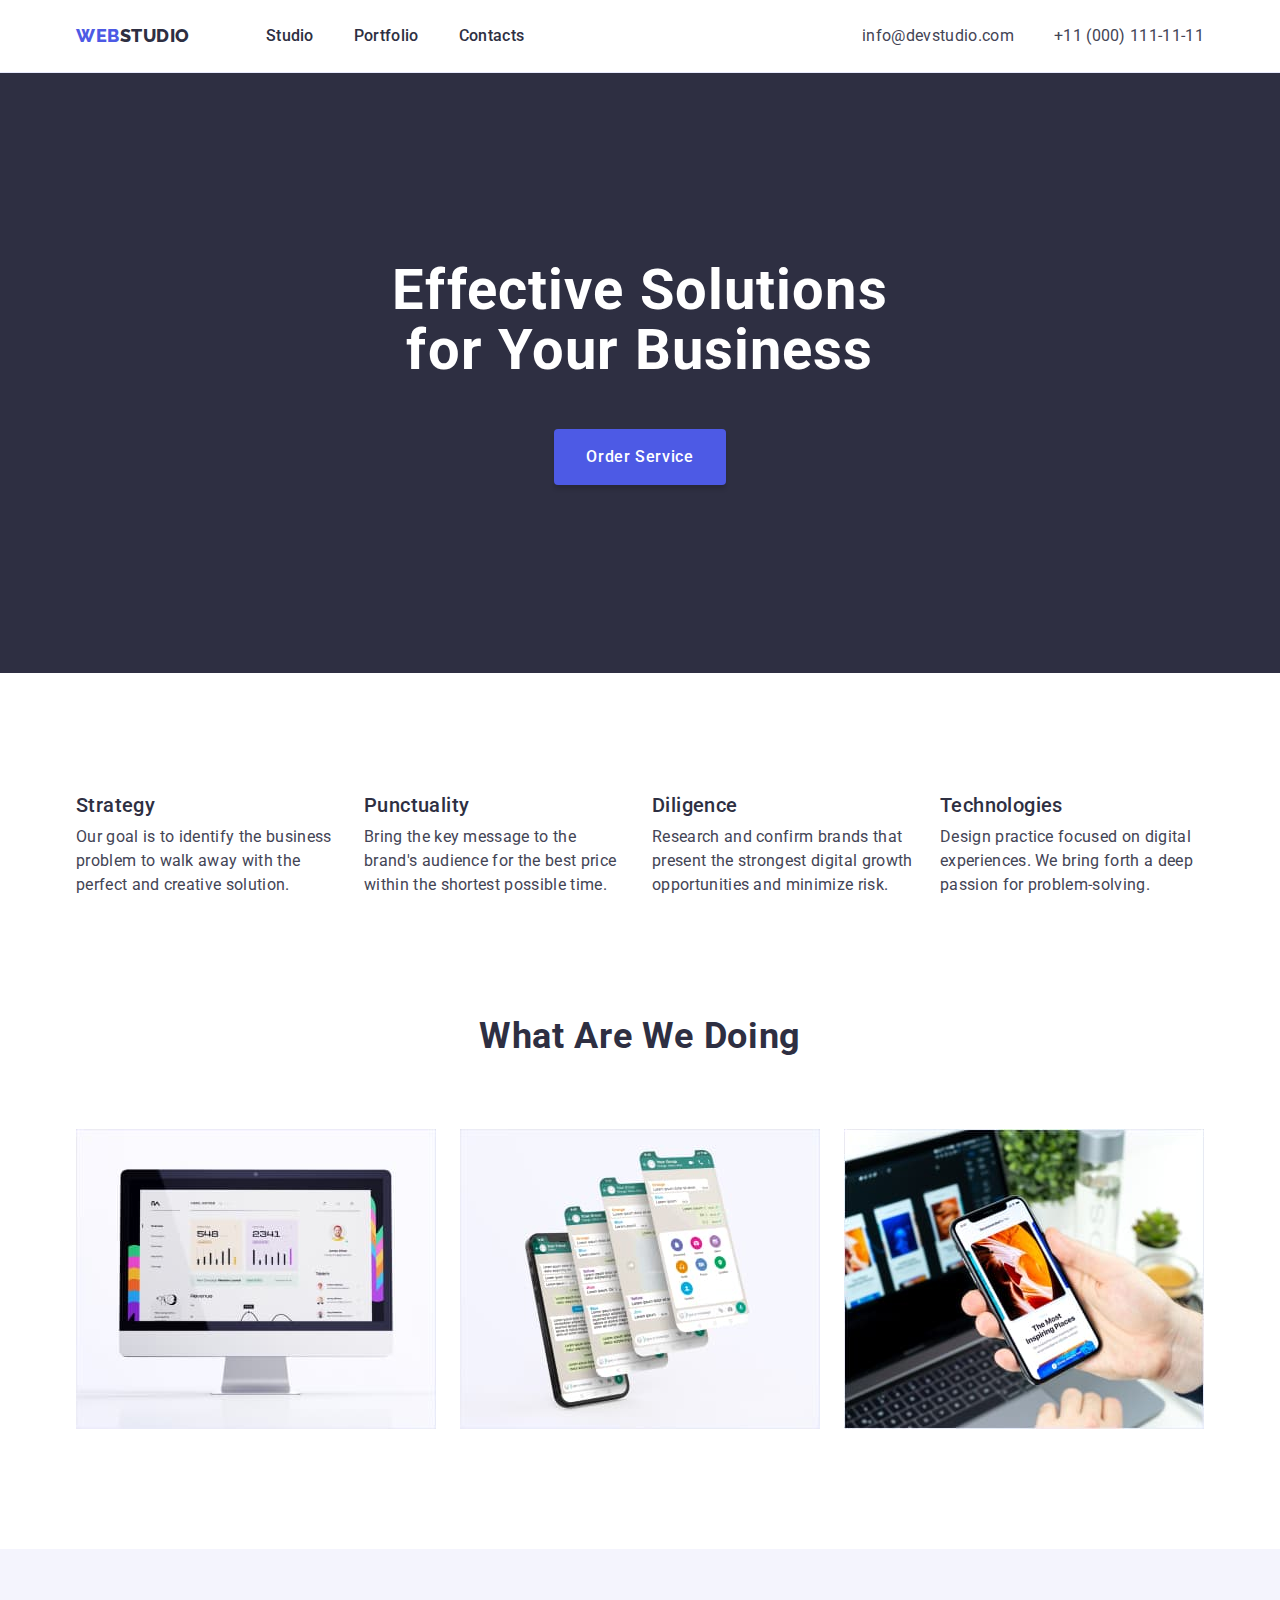
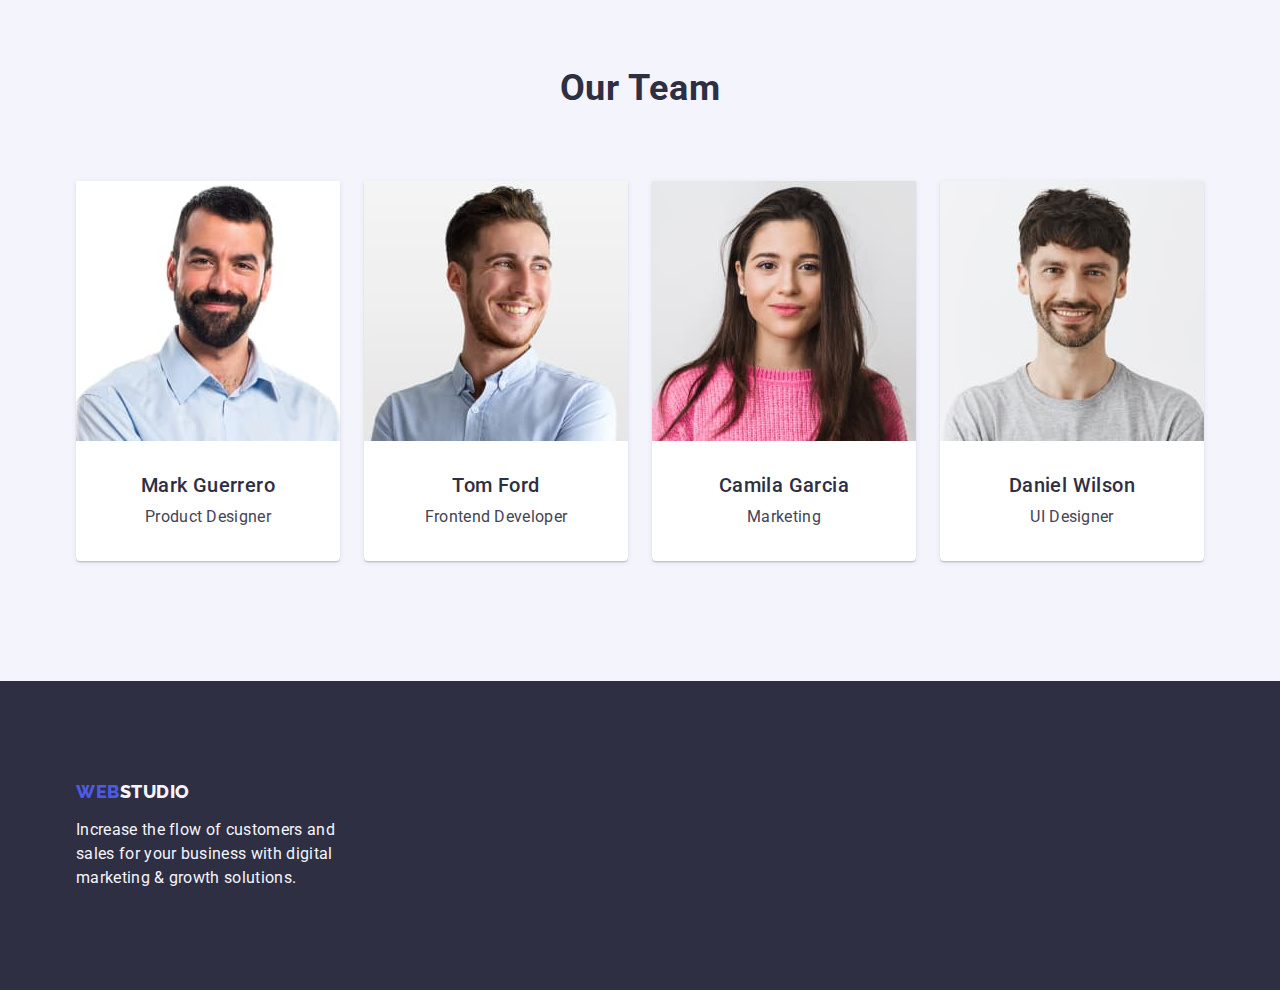
<file: index.html>
<!DOCTYPE html>
<html lang="en">
  <head>
    <meta charset="UTF-8" />
    <meta http-equiv="X-UA-Compatible" content="IE=edge" />
    <meta name="viewport" content="width=device-width, initial-scale=1.0" />
    <meta name="description" content="WebStudio - effective solutions for your business" />
    <title>WebStudio</title>

    <link rel="preconnect" href="https://fonts.googleapis.com" />
    <link rel="preconnect" href="https://fonts.gstatic.com" crossorigin />
    <link
      href="https://fonts.googleapis.com/css2?family=Raleway:wght@800&family=Roboto:wght@400;500;700;900&display=swap"
      rel="stylesheet"
    />
    <link
      rel="stylesheet"
      href="https://cdn.jsdelivr.net/npm/modern-normalize@2.0.0/modern-normalize.min.css"
    />
    <link rel="stylesheet" href="./css/styles.css" />
  </head>
  <body>
    <header class="header">
      <div class="container header-container">
        <nav class="page-nav nav-container">
          <a class="link header-logo" href="./index.html"
            >Web<span class="header-studio">Studio</span>
          </a>
          <ul class="list header-list-container">
            <li><a class="link link-item-header" href="./index.html">Studio</a></li>
            <li><a class="link link-item-header" href="./portfolio.html">Portfolio</a></li>
            <li><a class="link link-item-header" href="">Contacts</a></li>
          </ul>
        </nav>
        <address class="address">
          <ul class="list address-container">
            <li>
              <a class="link" href="mailto:info@devstudio.com">info@devstudio.com </a>
            </li>
            <li><a class="link" href="tel:+110001111111">+11 (000) 111-11-11</a></li>
          </ul>
        </address>
      </div>
    </header>

    <main>
      <section class="section-effective">
        <div class="container">
          <!--№1-->
          <h1 class="page-tittle">Effective Solutions for Your Business</h1>
          <button class="btn" type="button">Order Service</button>
        </div>
      </section>
      <section class="section-two">
        <div class="container">
          <!--№2-->
          <h2 class="tittle visually-hidden">Advantages</h2>
          <ul class="list two-list-container">
            <li class="li-two">
              <h3 class="list-tittle">Strategy</h3>
              <p class="list-paragraph">
                Our goal is to identify the business problem to walk away with the perfect and
                creative solution.
              </p>
            </li>
            <li class="li-two">
              <h3 class="list-tittle">Punctuality</h3>
              <p class="list-paragraph">
                Bring the key message to the brand's audience for the best price within the shortest
                possible time.
              </p>
            </li>
            <li class="li-two">
              <h3 class="list-tittle">Diligence</h3>
              <p class="list-paragraph">
                Research and confirm brands that present the strongest digital growth opportunities
                and minimize risk.
              </p>
            </li>
            <li class="li-two">
              <h3 class="list-tittle">Technologies</h3>
              <p class="list-paragraph">
                Design practice focused on digital experiences. We bring forth a deep passion for
                problem-solving.
              </p>
            </li>
          </ul>
        </div>
      </section>

      <section class="section-three">
        <div class="container">
          <!--№3-->
          <h2 class="section-tittle">What are we doing</h2>
          <ul class="list three-list-container">
            <li class="list-item-three">
              <img src="./images/WebStudio/imgMonitor.jpg" alt="Monitor" width="360" height="300" />
            </li>
            <li class="list-item-three">
              <img
                src="./images/WebStudio/Phone.jpg"
                alt="phone with chats"
                width="360"
                height="300"
              />
            </li>
            <li class="list-item-three">
              <img
                src="./images/WebStudio/imgPhoneHand.jpg"
                alt="phone in hand"
                width="360"
                height="300"
              />
            </li>
          </ul>
        </div>
      </section>

      <section class="section-four">
        <div class="container">
          <!--№4-->
          <h2 class="section-four-tittle">Our Team</h2>
          <ul class="list four-list-container">
            <li class="section-four-list">
              <img
                class="list-img"
                src="./images/WebStudio/imgMark.jpg"
                alt="Mark Guerrero"
                width="264"
                height="260"
              />
              <div class="four-subtittle-container">
                <h3 class="section-four-subtittle">Mark Guerrero</h3>
                <p class="four-paragraph">Product Designer</p>
              </div>
            </li>
            <li class="section-four-list">
              <img
                class="list-img"
                src="./images/WebStudio/imgTom.jpg"
                alt="Tom Ford"
                width="264"
                height="260"
              />
              <div class="four-subtittle-container">
                <h3 class="section-four-subtittle">Tom Ford</h3>
                <p class="four-paragraph">Frontend Developer</p>
              </div>
            </li>
            <li class="section-four-list">
              <img
                class="list-img"
                src="./images/WebStudio/imgCamila.jpg"
                alt="Camila Garcia"
                width="264"
                height="260"
              />
              <div class="four-subtittle-container">
                <h3 class="section-four-subtittle">Camila Garcia</h3>
                <p class="four-paragraph">Marketing</p>
              </div>
            </li>
            <li class="section-four-list">
              <img
                class="list-img"
                src="./images/WebStudio/imgDaniel.jpg"
                alt="Daniel Wilson"
                width="264"
                height="260"
              />
              <div class="four-subtittle-container">
                <h3 class="section-four-subtittle">Daniel Wilson</h3>
                <p class="four-paragraph">UI Designer</p>
              </div>
            </li>
          </ul>
        </div>
      </section>
    </main>

    <footer class="footer">
      <div class="container">
        <a class="link" href="./index.html">Web<span class="footer-studio">Studio</span></a>
        <p class="footer-p">
          Increase the flow of customers and sales for your business with digital marketing & growth
          solutions.
        </p>
      </div>
    </footer>
  </body>
</html>
</file>
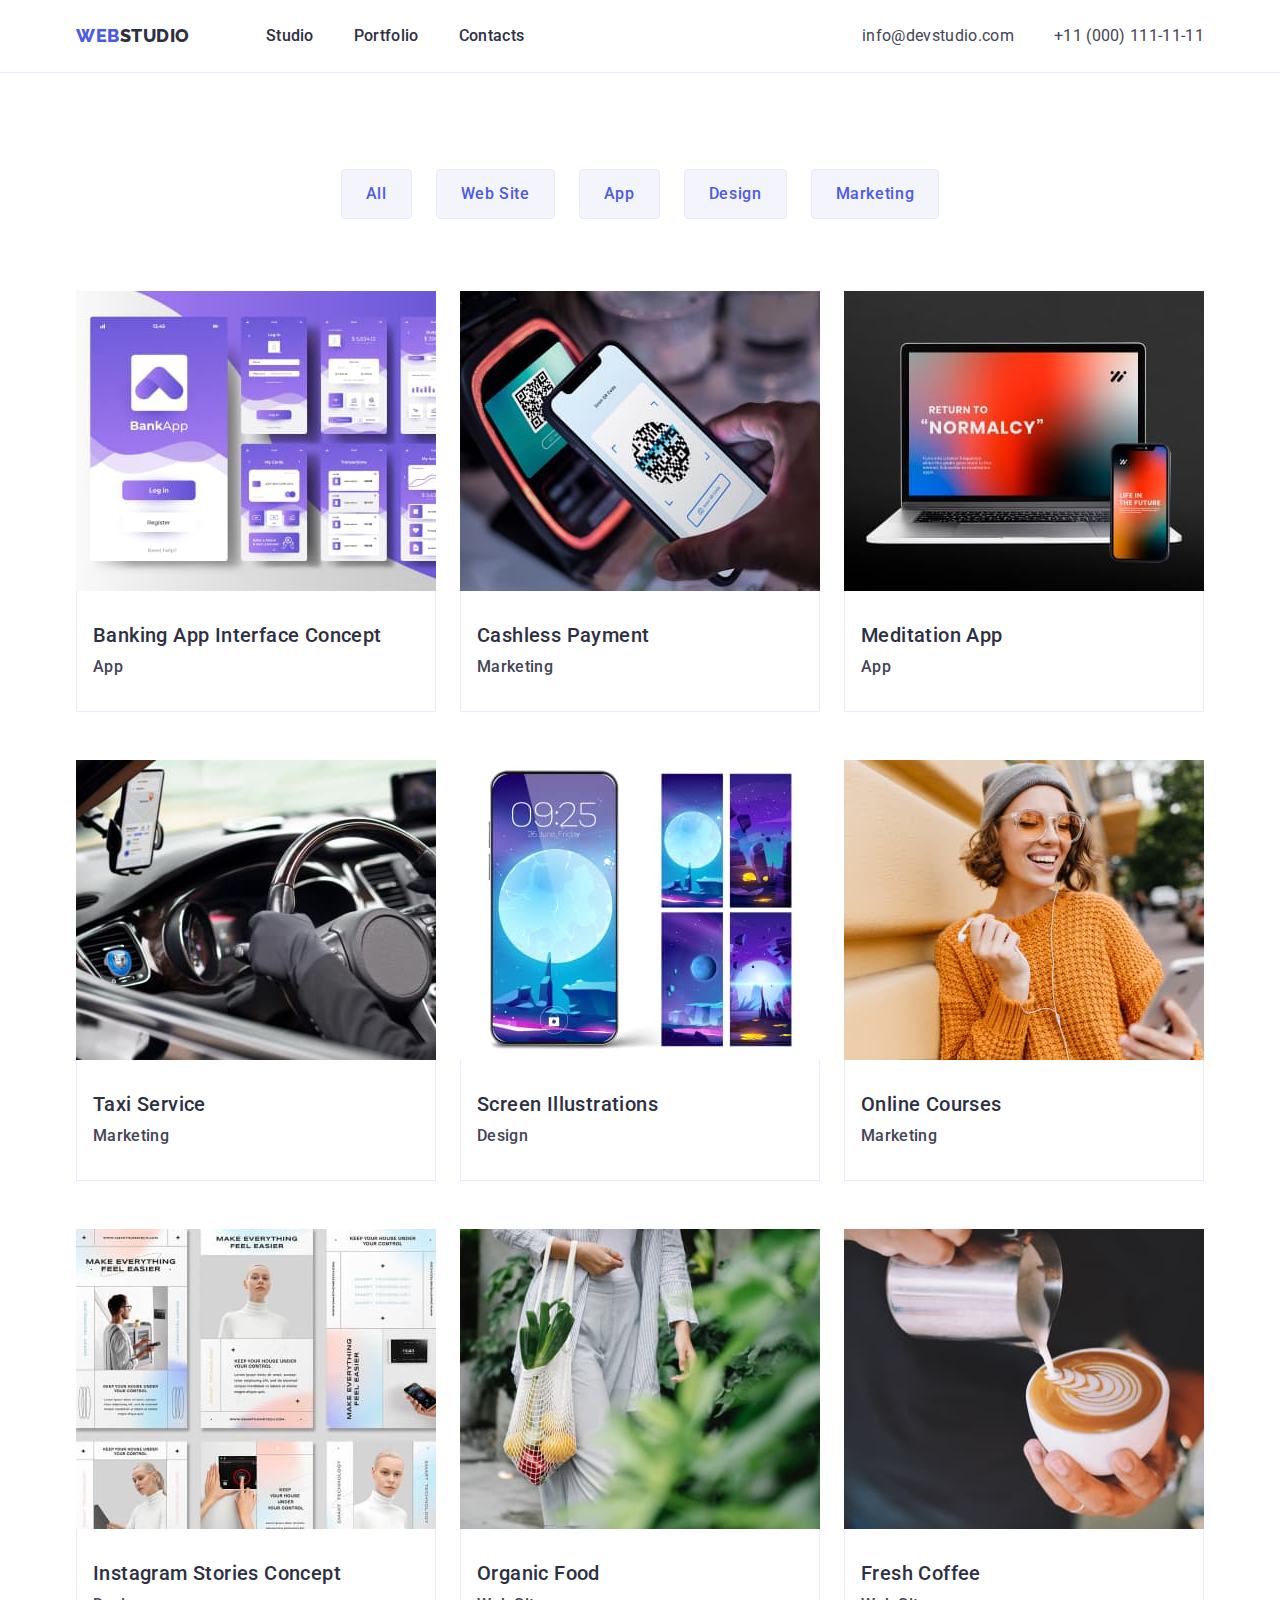
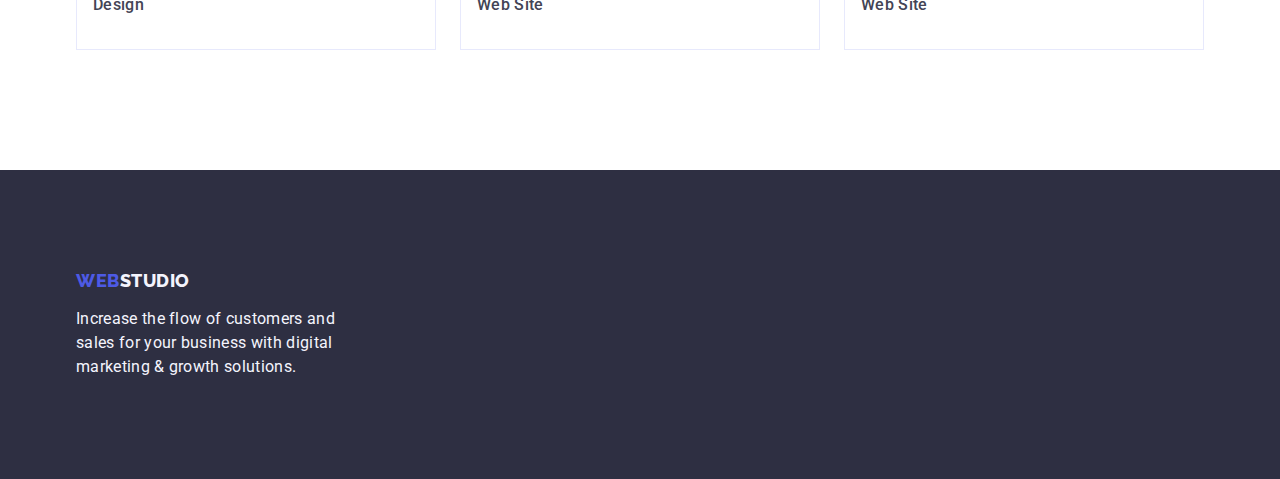
<file: portfolio.html>
<!DOCTYPE html>
<html lang="en">
  <head>
    <meta charset="UTF-8" />
    <meta name="viewport" content="width=device-width, initial-scale=1.0" />
    <title>Portfolio</title>
    <link rel="preconnect" href="https://fonts.googleapis.com" />
    <link rel="preconnect" href="https://fonts.gstatic.com" crossorigin />
    <link
      href="https://fonts.googleapis.com/css2?family=Raleway:wght@800&family=Roboto:wght@400;500;700;900&display=swap"
      rel="stylesheet"
    />
    <link
      rel="stylesheet"
      href="https://cdn.jsdelivr.net/npm/modern-normalize@2.0.0/modern-normalize.min.css"
    />
    <link rel="stylesheet" href="./css/styles.css" />
  </head>
  <body>
    <header class="header">
      <div class="container header-container">
        <nav class="page-nav nav-container">
          <a class="link header-logo" href="./index.html"
            >Web<span class="header-studio">Studio</span>
          </a>
          <ul class="list header-list-container">
            <li><a class="link link-item-header" href="./index.html">Studio</a></li>
            <li><a class="link link-item-header" href="./portfolio.html">Portfolio</a></li>
            <li><a class="link link-item-header" href="">Contacts</a></li>
          </ul>
        </nav>
        <address class="address">
          <ul class="list address-container">
            <li>
              <a class="link" href="mailto:info@devstudio.com">info@devstudio.com </a>
            </li>
            <li><a class="link" href="tel:+110001111111">+11 (000) 111-11-11</a></li>
          </ul>
        </address>
      </div>
    </header>
    <main>
      <section class="sectionptfl">
        <div class="container">
          <h1 class="tittle visually-hidden">Solutions</h1>
          <ul class="list list-button-portfolio">
            <li><button class="btn-all" type="button">All</button></li>
            <li><button class="btn-all" type="button">Web Site</button></li>
            <li><button class="btn-all" type="button">App</button></li>
            <li><button class="btn-all" type="button">Design</button></li>
            <li><button class="btn-all" type="button">Marketing</button></li>
          </ul>

          <ul class="list list-img-container">
            <li class="list-item-portfolio">
              <a class="link" href="">
                <img
                  class="list-img"
                  src="./images/Portfolio/bankingapp.jpg"
                  alt="Banking app"
                  width="360"
                  height="300"
                />
                <div class="list-border-item">
                  <h2 class="solutions-tittle">Banking App Interface Concept</h2>
                  <p class="solutions-p">App</p>
                </div></a
              >
            </li>
            <li class="list-item-portfolio">
              <a class="link" href=""
                ><img
                  class="list-img"
                  src="./images/Portfolio/payment.jpg"
                  alt="Cashless payment"
                  width="360"
                  height="300"
                />
                <div class="list-border-item">
                  <h2 class="solutions-tittle">Cashless Payment</h2>
                  <p class="solutions-p">Marketing</p>
                </div></a
              >
            </li>
            <li class="list-item-portfolio">
              <a class="link" href="">
                <img
                  class="list-img"
                  src="./images/Portfolio/meditationapp.jpg"
                  alt="Meditation app"
                  width="360"
                  height="300"
                />
                <div class="list-border-item">
                  <h2 class="solutions-tittle">Meditation App</h2>
                  <p class="solutions-p">App</p>
                </div></a
              >
            </li>
            <li class="list-item-portfolio">
              <a class="link" href="">
                <img
                  class="list-img"
                  src="./images/Portfolio/taxi.jpg"
                  alt="Taxi car"
                  width="360"
                  height="300"
                />
                <div class="list-border-item">
                  <h2 class="solutions-tittle">Taxi Service</h2>
                  <p class="solutions-p">Marketing</p>
                </div></a
              >
            </li>
            <li class="list-item-portfolio">
              <a class="link" href="">
                <img
                  class="list-img"
                  src="./images/Portfolio/illustration.jpg"
                  alt="Screen illustrations"
                  width="360"
                  height="300"
                />
                <div class="list-border-item">
                  <h2 class="solutions-tittle">Screen Illustrations</h2>
                  <p class="solutions-p">Design</p>
                </div></a
              >
            </li>
            <li class="list-item-portfolio">
              <a class="link" href="">
                <img
                  class="list-img"
                  src="./images/Portfolio/courses.jpg"
                  alt="Online courses"
                  width="360"
                  height="300"
                />
                <div class="list-border-item">
                  <h2 class="solutions-tittle">Online Courses</h2>
                  <p class="solutions-p">Marketing</p>
                </div></a
              >
            </li>
            <li class="list-item-portfolio">
              <a class="link" href="">
                <img
                  class="list-img"
                  src="./images/Portfolio/stories.jpg"
                  alt="Instagram stories"
                  width="360"
                  height="300"
                />
                <div class="list-border-item">
                  <h2 class="solutions-tittle">Instagram Stories Concept</h2>
                  <p class="solutions-p">Design</p>
                </div></a
              >
            </li>
            <li class="list-item-portfolio">
              <a class="link" href="">
                <img
                  class="list-img"
                  src="./images/Portfolio/food.jpg"
                  alt="Organic food"
                  width="360"
                  height="300"
                />
                <div class="list-border-item">
                  <h2 class="solutions-tittle">Organic Food</h2>
                  <p class="solutions-p">Web Site</p>
                </div></a
              >
            </li>
            <li class="list-item-portfolio">
              <a class="link" href="">
                <img
                  class="list-img"
                  src="./images/Portfolio/cofee.jpg"
                  alt="Fresh cofee"
                  width="360"
                  height="300"
                />
                <div class="list-border-item">
                  <h2 class="solutions-tittle">Fresh Coffee</h2>
                  <p class="solutions-p">Web Site</p>
                </div></a
              >
            </li>
          </ul>
        </div>
      </section>
    </main>
    <footer class="footer">
      <div class="container">
        <a class="link" href="./index.html">Web<span class="footer-studio">Studio</span></a>
        <p class="footer-p">
          Increase the flow of customers and sales for your business with digital marketing & growth
          solutions.
        </p>
      </div>
    </footer>
  </body>
</html>
</file>
<file: css/styles.css>
/* Common */
:root {
  --primary-font: Roboto, sans-serif;
  --font-color: #434455;
  --secondary-color: #2e2f42;
  --background-color: #ffffff;
  --color-ocean: #4d5ae5;
  --background-color-bwhite: #f4f4fd;
  --color-link: #404bbf;
}
body {
  font-family: var(--primary-font);
  color: var(--font-color);
  background-color: var(--background-color);
}
img {
  display: block;
}
.visually-hidden {
  position: absolute;
  width: 1px;
  height: 1px;
  margin: -1px;
  border: 0;
  padding: 0;
  white-space: nowrap;
  clip-path: inset(100%);
  clip: rect(0 0 0 0);
  overflow: hidden;
}
h1,
h2,
h3,
h4,
h5,
h6,
p {
  margin: 0;
}
ul,
ol {
  list-style: none;
  margin: 0;
  padding: 0;
}
.container {
  width: 1158px;
 margin-right: auto;
 margin-left: auto;
  padding: 0 15px;
}
/* HEADER */
.header {
  border-bottom: 1px solid #e7e9fc
}
.header-container {
  display: flex;
    align-items: center;
    justify-content: space-between;
    padding: 0 15px;
}

.page-nav > .link {
  font-family: 'Raleway', sans-serif;
  font-weight: 800;
  font-size: 18px;
  line-height: 1.17;
  letter-spacing: 0.03em;
  text-transform: uppercase;
  color: var(--color-ocean);
  text-decoration: none;
}
.page-nav > .link:hover {
  color: var(--color-link);
}
.nav-container {
  display: flex;
  align-items: center;
}
.header-list-container {
  display: flex;
  align-items: center;
  gap: 40px;
padding: 24px 0;
}
.link-item-header {
  padding: 24px 0;
}
.header-studio {
  color: var(--secondary-color);
}
.header-logo {
  display: block;
  margin-right: 76px;
}
.list .link {
  font-weight: 500;
  font-size: 16px;
  line-height: 1.5;
  letter-spacing: 0.02em;
  color: var(--secondary-color);
  text-decoration: none;
}
.list .link:hover,
.list .link:focus {
  color: var(--color-link);
}
.list {
  list-style: none;
}
.link {
  text-decoration: none;
}
.address-container {
 display: flex;
align-items: center;
  gap: 40px;
}
.address {
  font-style: normal;
}
.address .list .link {
  font-weight: 400;
  font-size: 16px;
  line-height: 1.5;
  letter-spacing: 0.02em;
  color: var(--font-color);
}
.address .list .link:hover,
.address .list .link:focus {
  color: var(--color-link);
}
/* SECTION N1 */
.section-effective {
  background-color: var(--secondary-color);
  padding: 188px 0;
}
.section-effective .page-tittle {
  font-size: 56px;
  line-height: 1.07;
  text-align: center;
  letter-spacing: 0.02em;
  color: var(--background-color);
}

.page-tittle {
  max-width: 496px;
  margin: 0 auto;
  margin-bottom: 48px;
}
.btn {
  font-family: var(--primary-font);
  cursor: pointer;
  font-weight: 500;
  font-size: 16px;
  line-height: 1.5;
  letter-spacing: 0.04em;
  background-color: var(--color-ocean);
  color: var(--background-color);
  box-shadow: 0px 4px 4px rgba(0, 0, 0, 0.15);
  border-radius: 4px;
  padding: 16px 32px;
  display: block;
  margin: 0 auto;
  gap: 10px;
  border: 0px;
  min-width: 169px
}
.btn:hover,
.btn:focus {
  background-color: var(--color-link);
}
/* SECTION N2 */
.section-two {
  padding: 120px 0;
}

.two-list-container {
  width: 1128px;
  display: flex;
  gap: 24px;
}

.list-tittle {
  font-weight: 500;
  font-size: 20px;
  line-height: 1.2;
  letter-spacing: 0.02em;
  color: var(--secondary-color);
  margin-bottom: 8px;
}
.list-paragraph {
  font-size: 16px;
  line-height: 1.5;
  letter-spacing: 0.02em;
  color: var(--font-color);
}
.li-two {
  width: 264px;
  width: calc((100% - 3*24)/4);
}
/* SECTION N3 */
.section-three {
  padding-bottom: 120px;
}


.section-tittle {
  font-size: 36px;
  line-height: 1.11;
  text-align: center;
  letter-spacing: 0.02em;
  text-transform: capitalize;
  color: var(--secondary-color);
  margin-bottom: 72px;
}
.three-list-container {
  display: flex;
  justify-content: flex-end;
  width: calc(100-2*24)/3;
  gap: 24px;
}
.list-item-three {
width: calc((100% - 2 * 24px) / 3)
}

/* SECTION N4 */
.section-four {
  padding: 120px 0;
}

.four-list-container {
  display: flex;
  gap: 24px;
}

.section-four {
  background-color: var(--background-color-bwhite);
}
.section-four-list {
  background-color: var(--background-color);
  border-radius: 0px 0px 4px 4px;
    background:  var(--background-color);
    box-shadow: 0px 2px 1px 0px rgba(46, 47, 66, 0.08), 0px 1px 1px 0px rgba(46, 47, 66, 0.16), 0px 1px 6px 0px rgba(46, 47, 66, 0.08);
}
.section-four-tittle {
  font-size: 36px;
  line-height: 1.11;
  text-align: center;
  letter-spacing: 0.02em;
  text-transform: capitalize;
  color: var(--secondary-color);
  display: flex;
  justify-content: center;
  margin-bottom: 72px;
}
.section-four-subtittle {
  font-weight: 500;
  font-size: 20px;
  line-height: 1.2;
  text-align: center;
  letter-spacing: 0.02em;
  color: var(--secondary-color);
  margin-bottom: 8px;
}
.four-subtittle-container {
padding: 32px 16px;
width: 264px;
}

.four-paragraph {
  font-size: 16px;
  line-height: 1.5;
  text-align: center;
  letter-spacing: 0.02em;
  color: var(--font-color);
}
/* footer */
.footer {
  background-color: var(--secondary-color);
  padding: 100px 0;
}

.footer > .container > .link {
  font-family: 'Raleway', sans-serif;
  font-weight: 800;
  font-size: 18px;
  line-height: 1.17;
  letter-spacing: 0.03em;
  text-transform: uppercase;
  color: var(--color-ocean);
  text-decoration: none;
  display: inline-block;
  margin-bottom: 16px;
}

.footer-studio {
  font-family: 'Raleway';
  font-style: normal;
  font-weight: 800;
  font-size: 18px;
  line-height: 1.17;
  letter-spacing: 0.03em;
  text-transform: uppercase;
  color: var(--background-color-bwhite);
}
.footer-p {
  font-size: 16px;
  line-height: 1.5;
  letter-spacing: 0.02em;
  color: var(--background-color-bwhite);
  max-width: 264px;
}
/* Portfolio */
.sectionptfl {
  padding-top: 96px;
    padding-bottom: 120px;
}

.btn-all {
  font-family: var(--primary-font);
  font-weight: 500;
  font-size: 16px;
  line-height: 1.5;
  text-align: center;
  letter-spacing: 0.04em;
  color: var(--color-ocean);
  background-color: var(--background-color-bwhite);
  cursor: pointer;
  border-radius: 4px;
    border: 1px solid #E7E9FC;
    background:#F4F4FD;
    padding: 12px 24px
}
.btn-all:hover,
.btn-all:focus {
  color: var(--background-color);
  background-color: var(--color-link);
  border-radius: 4px;
    box-shadow: 0px 2px 2px 0px rgba(0, 0, 0, 0.12), 0px 2px 1px 0px rgba(0, 0, 0, 0.08), 0px 3px 1px 0px rgba(0, 0, 0, 0.10);
}
.btn-all:hover {
border: 1px solid transparent;
}
.btn-all:focus {
  border: 1px solid transparent;
}

.solutions-tittle {
  font-weight: 500;
  font-size: 20px;
  line-height: 1.2;
  letter-spacing: 0.02em;
  color: var(--secondary-color);
  margin-bottom: 8px
}
.solutions-p {
  font-size: 16px;
  line-height: 1.5;
  letter-spacing: 0.02em;
  color: var(--font-color);
}
.list-button-portfolio {
  display: flex;
    margin-bottom: 72px;
  gap: 24px;
  justify-content: center;
}
.list-img-container {
  display: flex;
  flex-wrap: wrap;
  justify-content: center;
  gap: 48px 24px;
}
.list-border-item {
  padding: 32px 16px;
  border: 1px solid #E7E9FC;
  border-top: none;
    background: var(--background-color);
    
}
.list-img {
  display: block;
  max-width: 100%;
  height: auto;
}
.list-item-portfolio {
  width: calc((100% - 48px) / 3);
}
</file>
